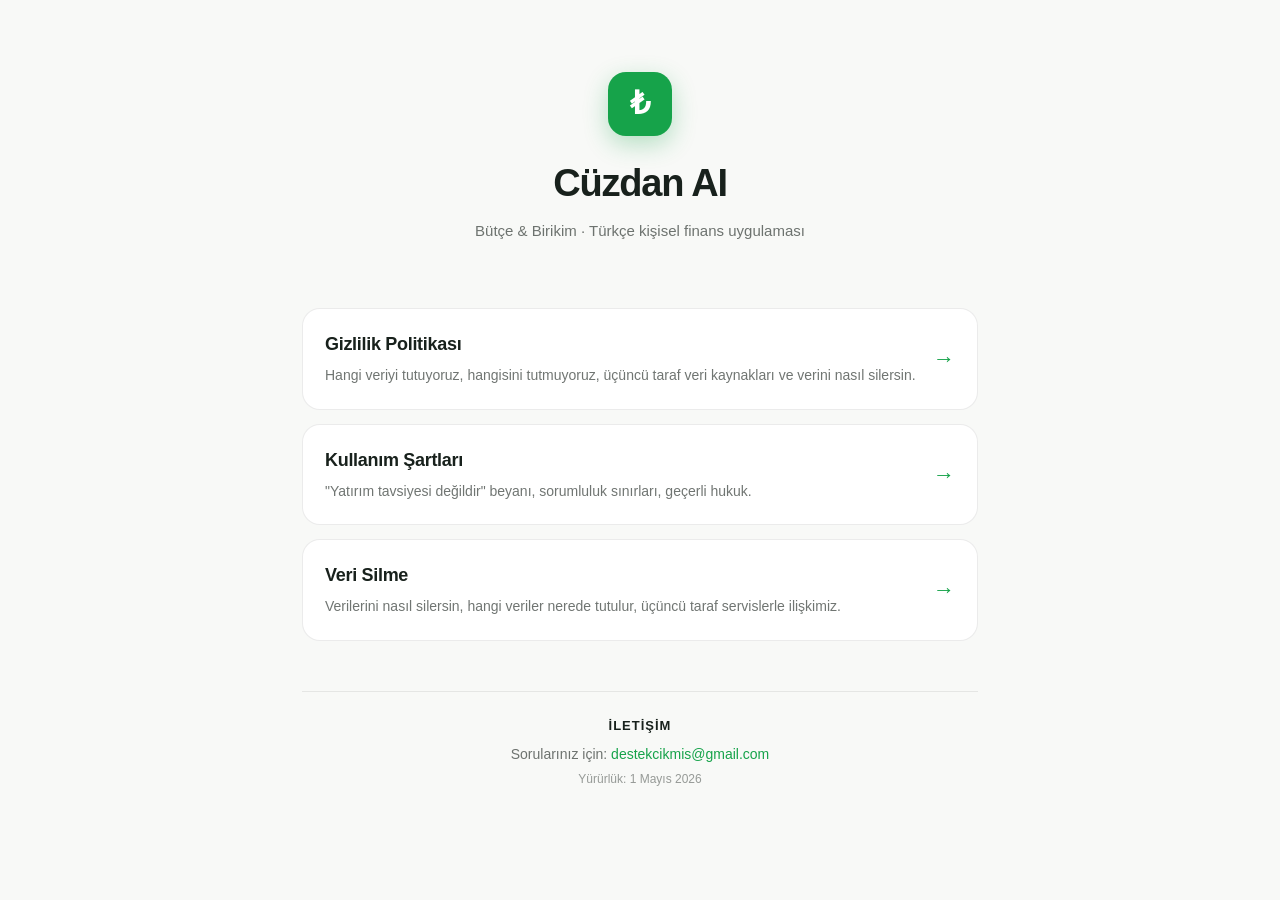
<file: index.html>
<!DOCTYPE html>
<html lang="tr">
<head>
  <meta charset="UTF-8">
  <meta name="viewport" content="width=device-width, initial-scale=1.0">
  <title>Cüzdan AI: Bütçe & Birikim — Yasal Bilgiler</title>
  <meta name="description" content="Cüzdan AI: Bütçe & Birikim uygulamasının gizlilik politikası ve kullanım şartları.">
  <link rel="stylesheet" href="style.css">
</head>
<body>
  <main class="container">
    <header class="hero">
      <div class="brand-dot">₺</div>
      <h1>Cüzdan AI</h1>
      <p class="tagline">Bütçe &amp; Birikim · Türkçe kişisel finans uygulaması</p>
    </header>

    <section class="links">
      <a class="card" href="privacy.html">
        <h2>Gizlilik Politikası</h2>
        <p>Hangi veriyi tutuyoruz, hangisini tutmuyoruz, üçüncü taraf veri kaynakları ve verini nasıl silersin.</p>
        <span class="arrow">→</span>
      </a>
      <a class="card" href="terms.html">
        <h2>Kullanım Şartları</h2>
        <p>"Yatırım tavsiyesi değildir" beyanı, sorumluluk sınırları, geçerli hukuk.</p>
        <span class="arrow">→</span>
      </a>
      <a class="card" href="data-deletion.html">
        <h2>Veri Silme</h2>
        <p>Verilerini nasıl silersin, hangi veriler nerede tutulur, üçüncü taraf servislerle ilişkimiz.</p>
        <span class="arrow">→</span>
      </a>
    </section>

    <section class="contact">
      <h3>İletişim</h3>
      <p>Sorularınız için: <a href="mailto:destekcikmis@gmail.com">destekcikmis@gmail.com</a></p>
      <p class="version">Yürürlük: 1 Mayıs 2026</p>
    </section>
  </main>
</body>
</html>
</file>
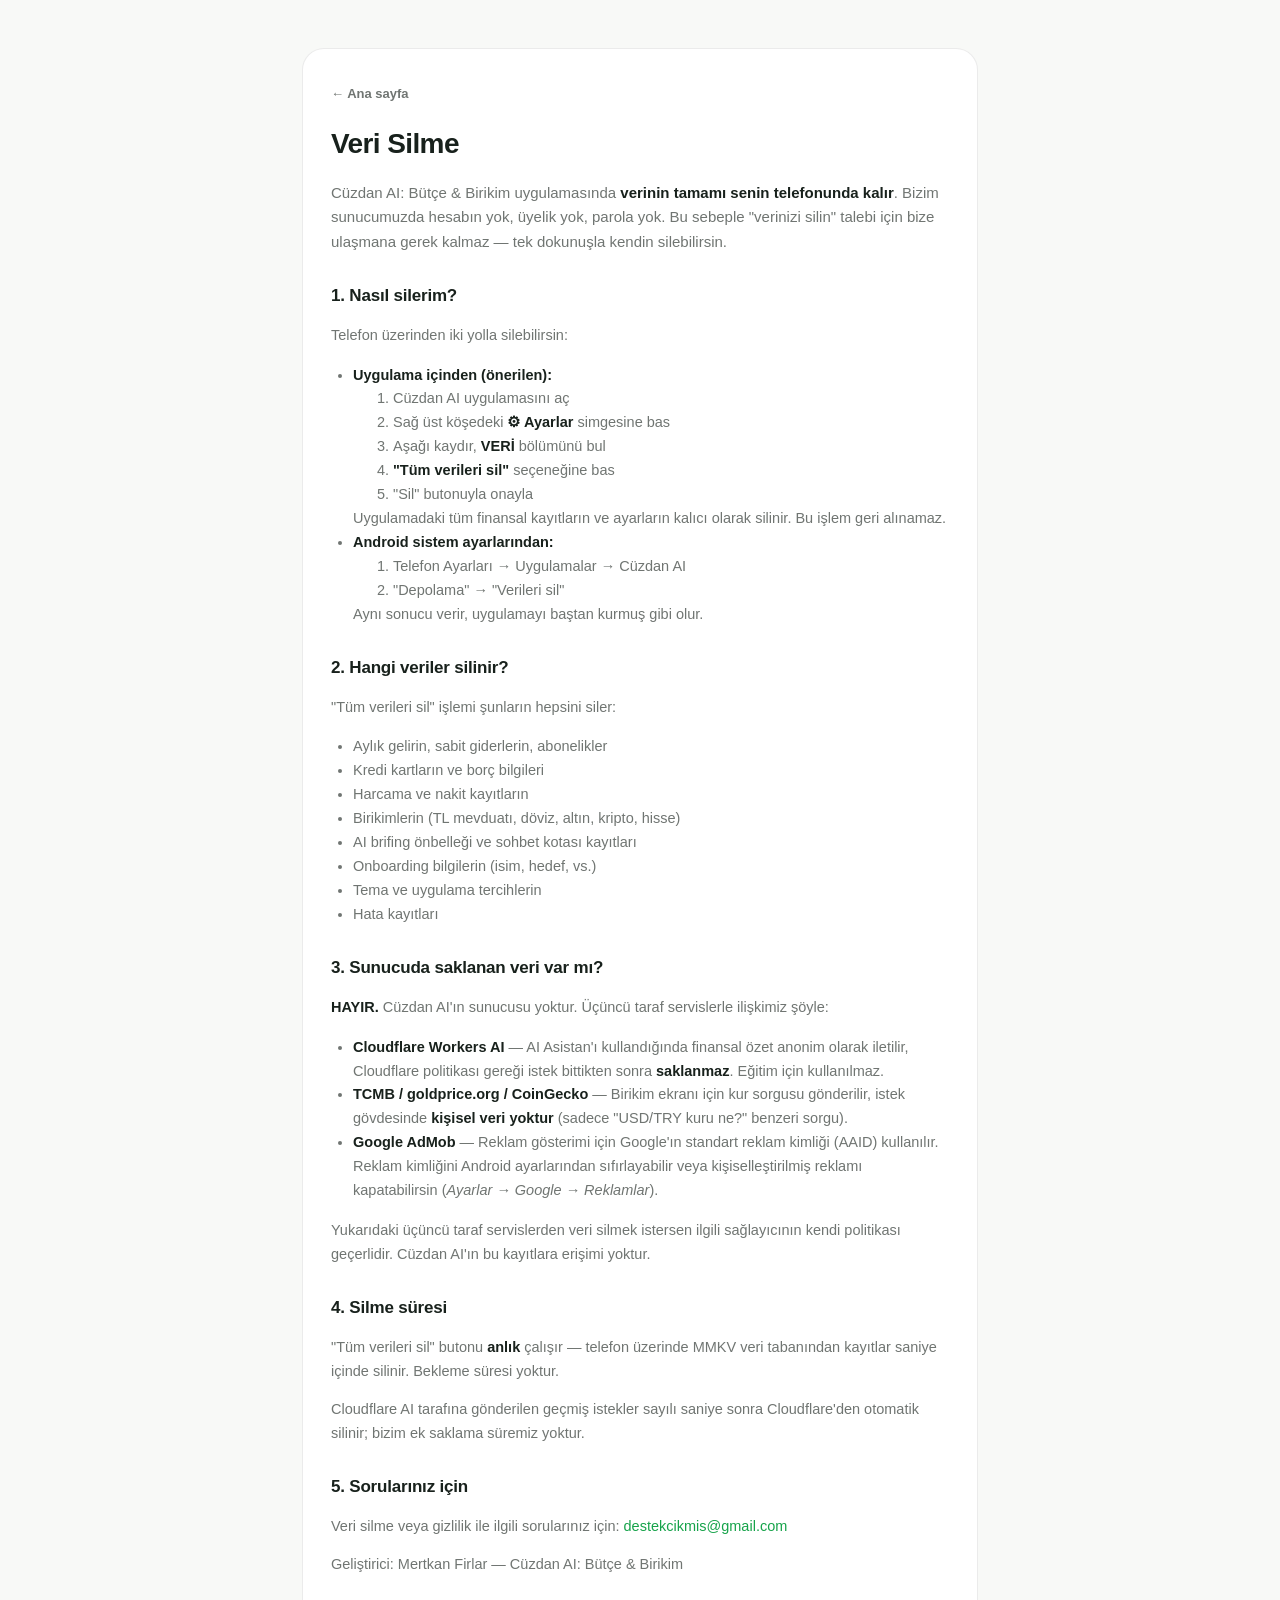
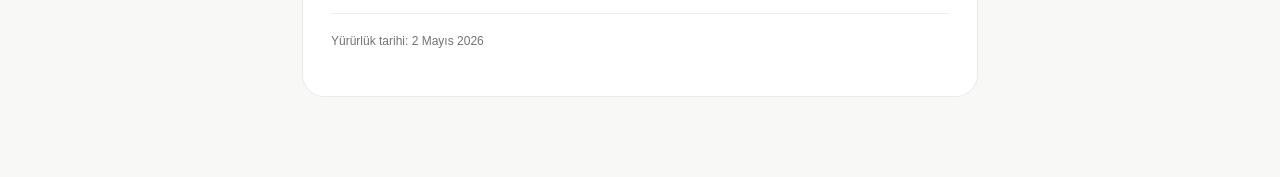
<file: data-deletion.html>
<!DOCTYPE html>
<html lang="tr">
<head>
  <meta charset="UTF-8">
  <meta name="viewport" content="width=device-width, initial-scale=1.0">
  <title>Veri Silme — Cüzdan AI: Bütçe & Birikim</title>
  <link rel="stylesheet" href="style.css">
</head>
<body>
  <main class="container">
    <article class="doc">
      <a href="index.html" class="doc-back">← Ana sayfa</a>
      <h1>Veri Silme</h1>
      <p class="lead">
        Cüzdan AI: Bütçe &amp; Birikim uygulamasında <strong>verinin tamamı senin
        telefonunda kalır</strong>. Bizim sunucumuzda hesabın yok, üyelik yok, parola
        yok. Bu sebeple "verinizi silin" talebi için bize ulaşmana gerek
        kalmaz — tek dokunuşla kendin silebilirsin.
      </p>

      <h2>1. Nasıl silerim?</h2>
      <p>Telefon üzerinden iki yolla silebilirsin:</p>
      <ul>
        <li>
          <strong>Uygulama içinden (önerilen):</strong>
          <ol>
            <li>Cüzdan AI uygulamasını aç</li>
            <li>Sağ üst köşedeki <strong>⚙ Ayarlar</strong> simgesine bas</li>
            <li>Aşağı kaydır, <strong>VERİ</strong> bölümünü bul</li>
            <li><strong>"Tüm verileri sil"</strong> seçeneğine bas</li>
            <li>"Sil" butonuyla onayla</li>
          </ol>
          Uygulamadaki tüm finansal kayıtların ve ayarların kalıcı olarak silinir.
          Bu işlem geri alınamaz.
        </li>
        <li>
          <strong>Android sistem ayarlarından:</strong>
          <ol>
            <li>Telefon Ayarları → Uygulamalar → Cüzdan AI</li>
            <li>"Depolama" → "Verileri sil"</li>
          </ol>
          Aynı sonucu verir, uygulamayı baştan kurmuş gibi olur.
        </li>
      </ul>

      <h2>2. Hangi veriler silinir?</h2>
      <p>"Tüm verileri sil" işlemi şunların hepsini siler:</p>
      <ul>
        <li>Aylık gelirin, sabit giderlerin, abonelikler</li>
        <li>Kredi kartların ve borç bilgileri</li>
        <li>Harcama ve nakit kayıtların</li>
        <li>Birikimlerin (TL mevduatı, döviz, altın, kripto, hisse)</li>
        <li>AI brifing önbelleği ve sohbet kotası kayıtları</li>
        <li>Onboarding bilgilerin (isim, hedef, vs.)</li>
        <li>Tema ve uygulama tercihlerin</li>
        <li>Hata kayıtları</li>
      </ul>

      <h2>3. Sunucuda saklanan veri var mı?</h2>
      <p>
        <strong>HAYIR.</strong> Cüzdan AI'ın sunucusu yoktur. Üçüncü taraf
        servislerle ilişkimiz şöyle:
      </p>
      <ul>
        <li>
          <strong>Cloudflare Workers AI</strong> — AI Asistan'ı kullandığında
          finansal özet anonim olarak iletilir, Cloudflare politikası gereği
          istek bittikten sonra <strong>saklanmaz</strong>. Eğitim için
          kullanılmaz.
        </li>
        <li>
          <strong>TCMB / goldprice.org / CoinGecko</strong> — Birikim ekranı
          için kur sorgusu gönderilir, istek gövdesinde
          <strong>kişisel veri yoktur</strong> (sadece "USD/TRY kuru ne?"
          benzeri sorgu).
        </li>
        <li>
          <strong>Google AdMob</strong> — Reklam gösterimi için Google'ın
          standart reklam kimliği (AAID) kullanılır. Reklam kimliğini Android
          ayarlarından sıfırlayabilir veya kişiselleştirilmiş reklamı
          kapatabilirsin (<em>Ayarlar → Google → Reklamlar</em>).
        </li>
      </ul>
      <p>
        Yukarıdaki üçüncü taraf servislerden veri silmek istersen ilgili
        sağlayıcının kendi politikası geçerlidir. Cüzdan AI'ın bu kayıtlara
        erişimi yoktur.
      </p>

      <h2>4. Silme süresi</h2>
      <p>
        "Tüm verileri sil" butonu <strong>anlık</strong> çalışır — telefon
        üzerinde MMKV veri tabanından kayıtlar saniye içinde silinir. Bekleme
        süresi yoktur.
      </p>
      <p>
        Cloudflare AI tarafına gönderilen geçmiş istekler sayılı saniye sonra
        Cloudflare'den otomatik silinir; bizim ek saklama süremiz yoktur.
      </p>

      <h2>5. Sorularınız için</h2>
      <p>
        Veri silme veya gizlilik ile ilgili sorularınız için:
        <a href="mailto:destekcikmis@gmail.com">destekcikmis@gmail.com</a>
      </p>
      <p>
        Geliştirici: Mertkan Firlar — Cüzdan AI: Bütçe &amp; Birikim
      </p>

      <p class="updated">Yürürlük tarihi: 2 Mayıs 2026</p>
    </article>
  </main>
</body>
</html>
</file>
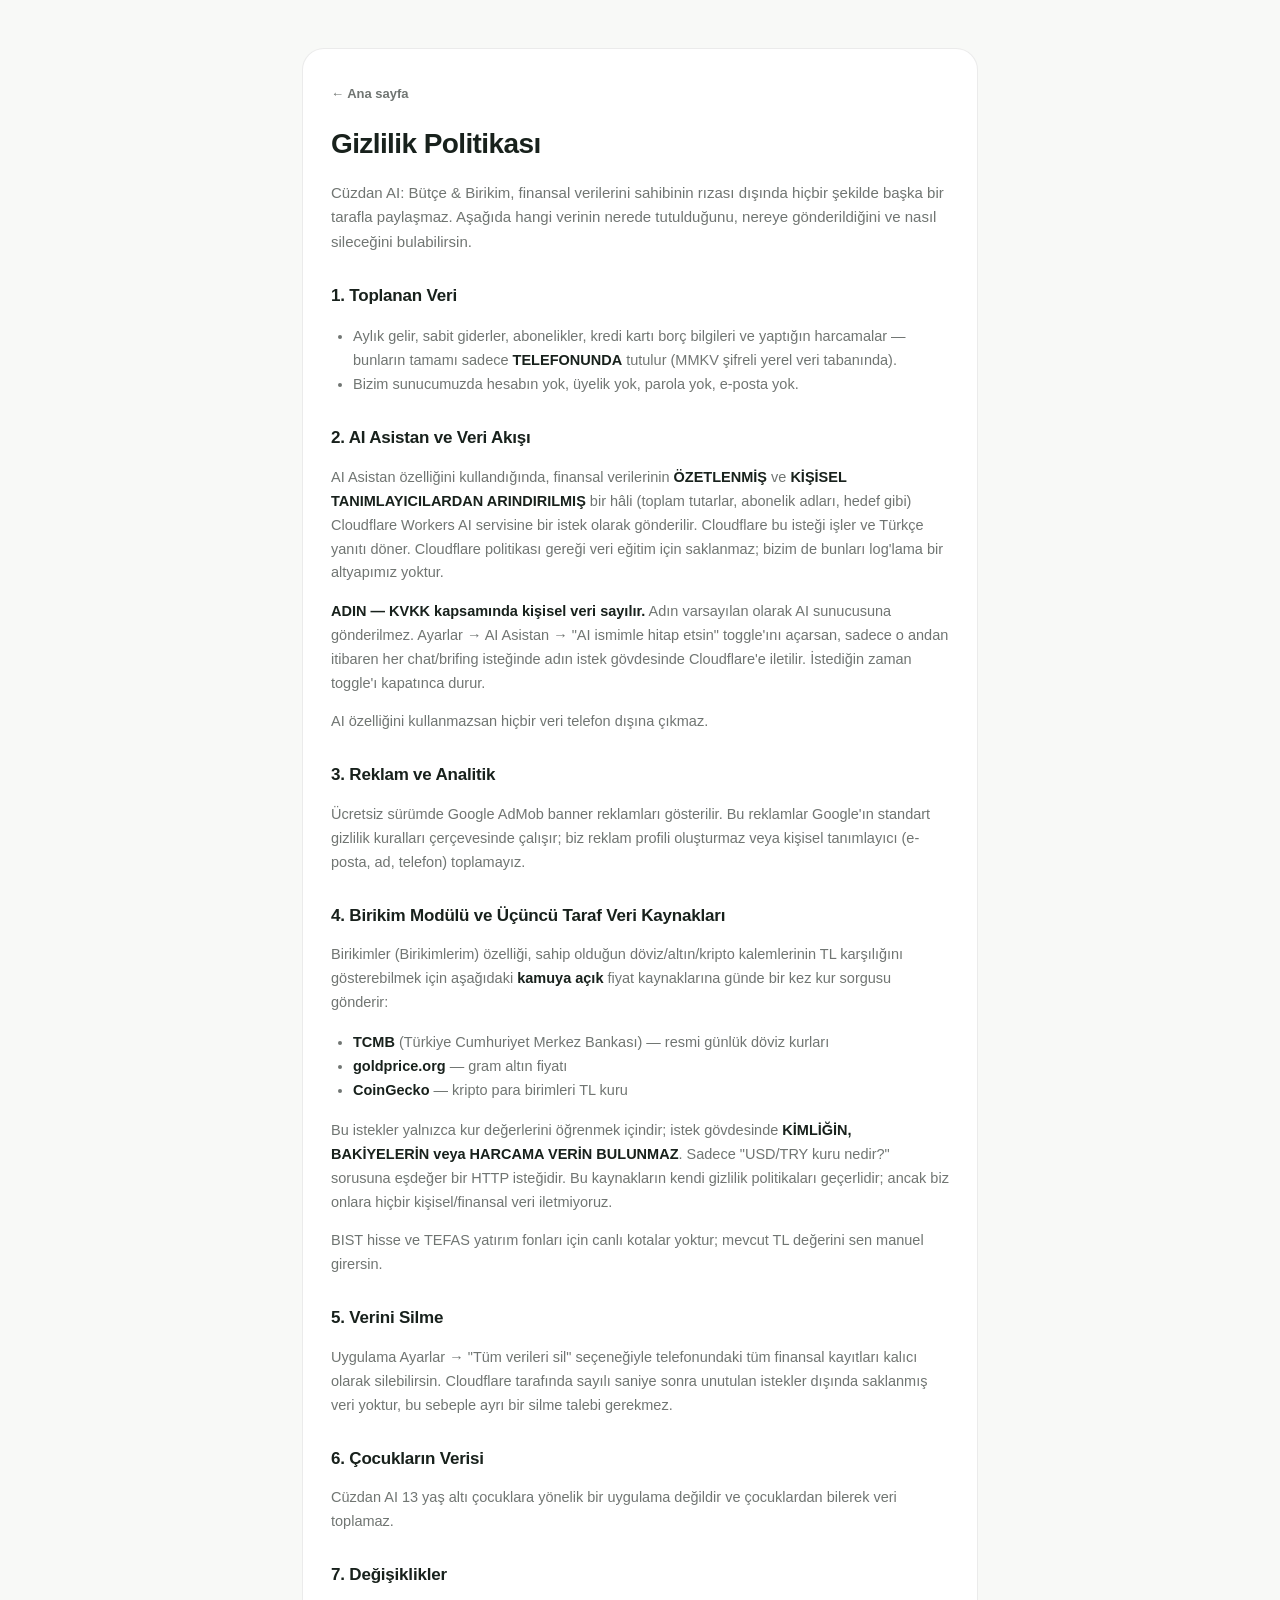
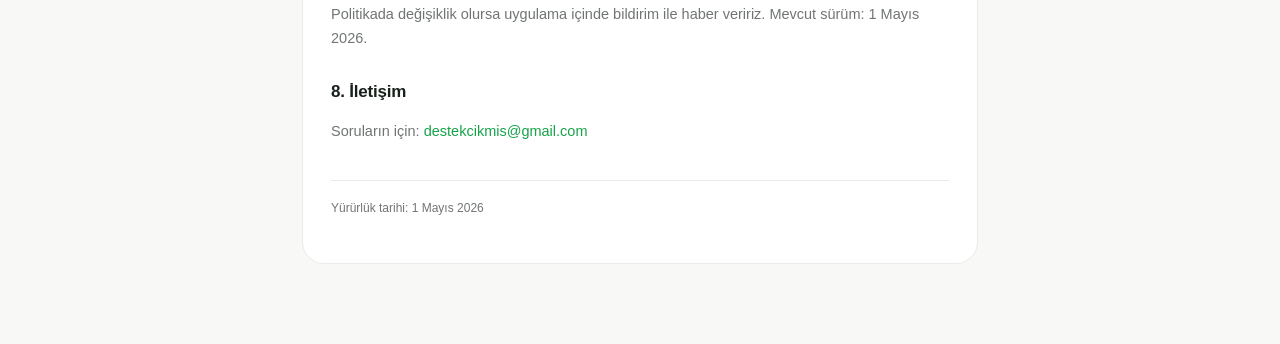
<file: privacy.html>
<!DOCTYPE html>
<html lang="tr">
<head>
  <meta charset="UTF-8">
  <meta name="viewport" content="width=device-width, initial-scale=1.0">
  <title>Gizlilik Politikası — Cüzdan AI: Bütçe & Birikim</title>
  <link rel="stylesheet" href="style.css">
</head>
<body>
  <main class="container">
    <article class="doc">
      <a href="index.html" class="doc-back">← Ana sayfa</a>
      <h1>Gizlilik Politikası</h1>
      <p class="lead">
        Cüzdan AI: Bütçe &amp; Birikim, finansal verilerini sahibinin rızası dışında hiçbir
        şekilde başka bir tarafla paylaşmaz. Aşağıda hangi verinin nerede tutulduğunu,
        nereye gönderildiğini ve nasıl sileceğini bulabilirsin.
      </p>

      <h2>1. Toplanan Veri</h2>
      <ul>
        <li>Aylık gelir, sabit giderler, abonelikler, kredi kartı borç bilgileri ve
          yaptığın harcamalar — bunların tamamı sadece <strong>TELEFONUNDA</strong>
          tutulur (MMKV şifreli yerel veri tabanında).</li>
        <li>Bizim sunucumuzda hesabın yok, üyelik yok, parola yok, e-posta yok.</li>
      </ul>

      <h2>2. AI Asistan ve Veri Akışı</h2>
      <p>
        AI Asistan özelliğini kullandığında, finansal verilerinin <strong>ÖZETLENMİŞ</strong>
        ve <strong>KİŞİSEL TANIMLAYICILARDAN ARINDIRILMIŞ</strong> bir hâli (toplam tutarlar,
        abonelik adları, hedef gibi) Cloudflare Workers AI servisine bir istek olarak
        gönderilir. Cloudflare bu isteği işler ve Türkçe yanıtı döner. Cloudflare politikası
        gereği veri eğitim için saklanmaz; bizim de bunları log'lama bir altyapımız yoktur.
      </p>
      <p>
        <strong>ADIN — KVKK kapsamında kişisel veri sayılır.</strong> Adın varsayılan olarak
        AI sunucusuna gönderilmez. Ayarlar → AI Asistan → "AI ismimle hitap etsin"
        toggle'ını açarsan, sadece o andan itibaren her chat/brifing isteğinde adın istek
        gövdesinde Cloudflare'e iletilir. İstediğin zaman toggle'ı kapatınca durur.
      </p>
      <p>AI özelliğini kullanmazsan hiçbir veri telefon dışına çıkmaz.</p>

      <h2>3. Reklam ve Analitik</h2>
      <p>
        Ücretsiz sürümde Google AdMob banner reklamları gösterilir. Bu reklamlar Google'ın
        standart gizlilik kuralları çerçevesinde çalışır; biz reklam profili oluşturmaz veya
        kişisel tanımlayıcı (e-posta, ad, telefon) toplamayız.
      </p>

      <h2>4. Birikim Modülü ve Üçüncü Taraf Veri Kaynakları</h2>
      <p>
        Birikimler (Birikimlerim) özelliği, sahip olduğun döviz/altın/kripto kalemlerinin TL
        karşılığını gösterebilmek için aşağıdaki <strong>kamuya açık</strong> fiyat
        kaynaklarına günde bir kez kur sorgusu gönderir:
      </p>
      <ul>
        <li><strong>TCMB</strong> (Türkiye Cumhuriyet Merkez Bankası) — resmi günlük döviz kurları</li>
        <li><strong>goldprice.org</strong> — gram altın fiyatı</li>
        <li><strong>CoinGecko</strong> — kripto para birimleri TL kuru</li>
      </ul>
      <p>
        Bu istekler yalnızca kur değerlerini öğrenmek içindir; istek gövdesinde
        <strong>KİMLİĞİN, BAKİYELERİN veya HARCAMA VERİN BULUNMAZ</strong>. Sadece
        "USD/TRY kuru nedir?" sorusuna eşdeğer bir HTTP isteğidir. Bu kaynakların
        kendi gizlilik politikaları geçerlidir; ancak biz onlara hiçbir kişisel/finansal
        veri iletmiyoruz.
      </p>
      <p>
        BIST hisse ve TEFAS yatırım fonları için canlı kotalar yoktur; mevcut TL değerini
        sen manuel girersin.
      </p>

      <h2>5. Verini Silme</h2>
      <p>
        Uygulama Ayarlar → "Tüm verileri sil" seçeneğiyle telefonundaki tüm finansal
        kayıtları kalıcı olarak silebilirsin. Cloudflare tarafında sayılı saniye sonra
        unutulan istekler dışında saklanmış veri yoktur, bu sebeple ayrı bir silme talebi
        gerekmez.
      </p>

      <h2>6. Çocukların Verisi</h2>
      <p>
        Cüzdan AI 13 yaş altı çocuklara yönelik bir uygulama değildir ve çocuklardan
        bilerek veri toplamaz.
      </p>

      <h2>7. Değişiklikler</h2>
      <p>
        Politikada değişiklik olursa uygulama içinde bildirim ile haber veririz.
        Mevcut sürüm: 1 Mayıs 2026.
      </p>

      <h2>8. İletişim</h2>
      <p>Soruların için: <a href="mailto:destekcikmis@gmail.com">destekcikmis@gmail.com</a></p>

      <p class="updated">Yürürlük tarihi: 1 Mayıs 2026</p>
    </article>
  </main>
</body>
</html>
</file>
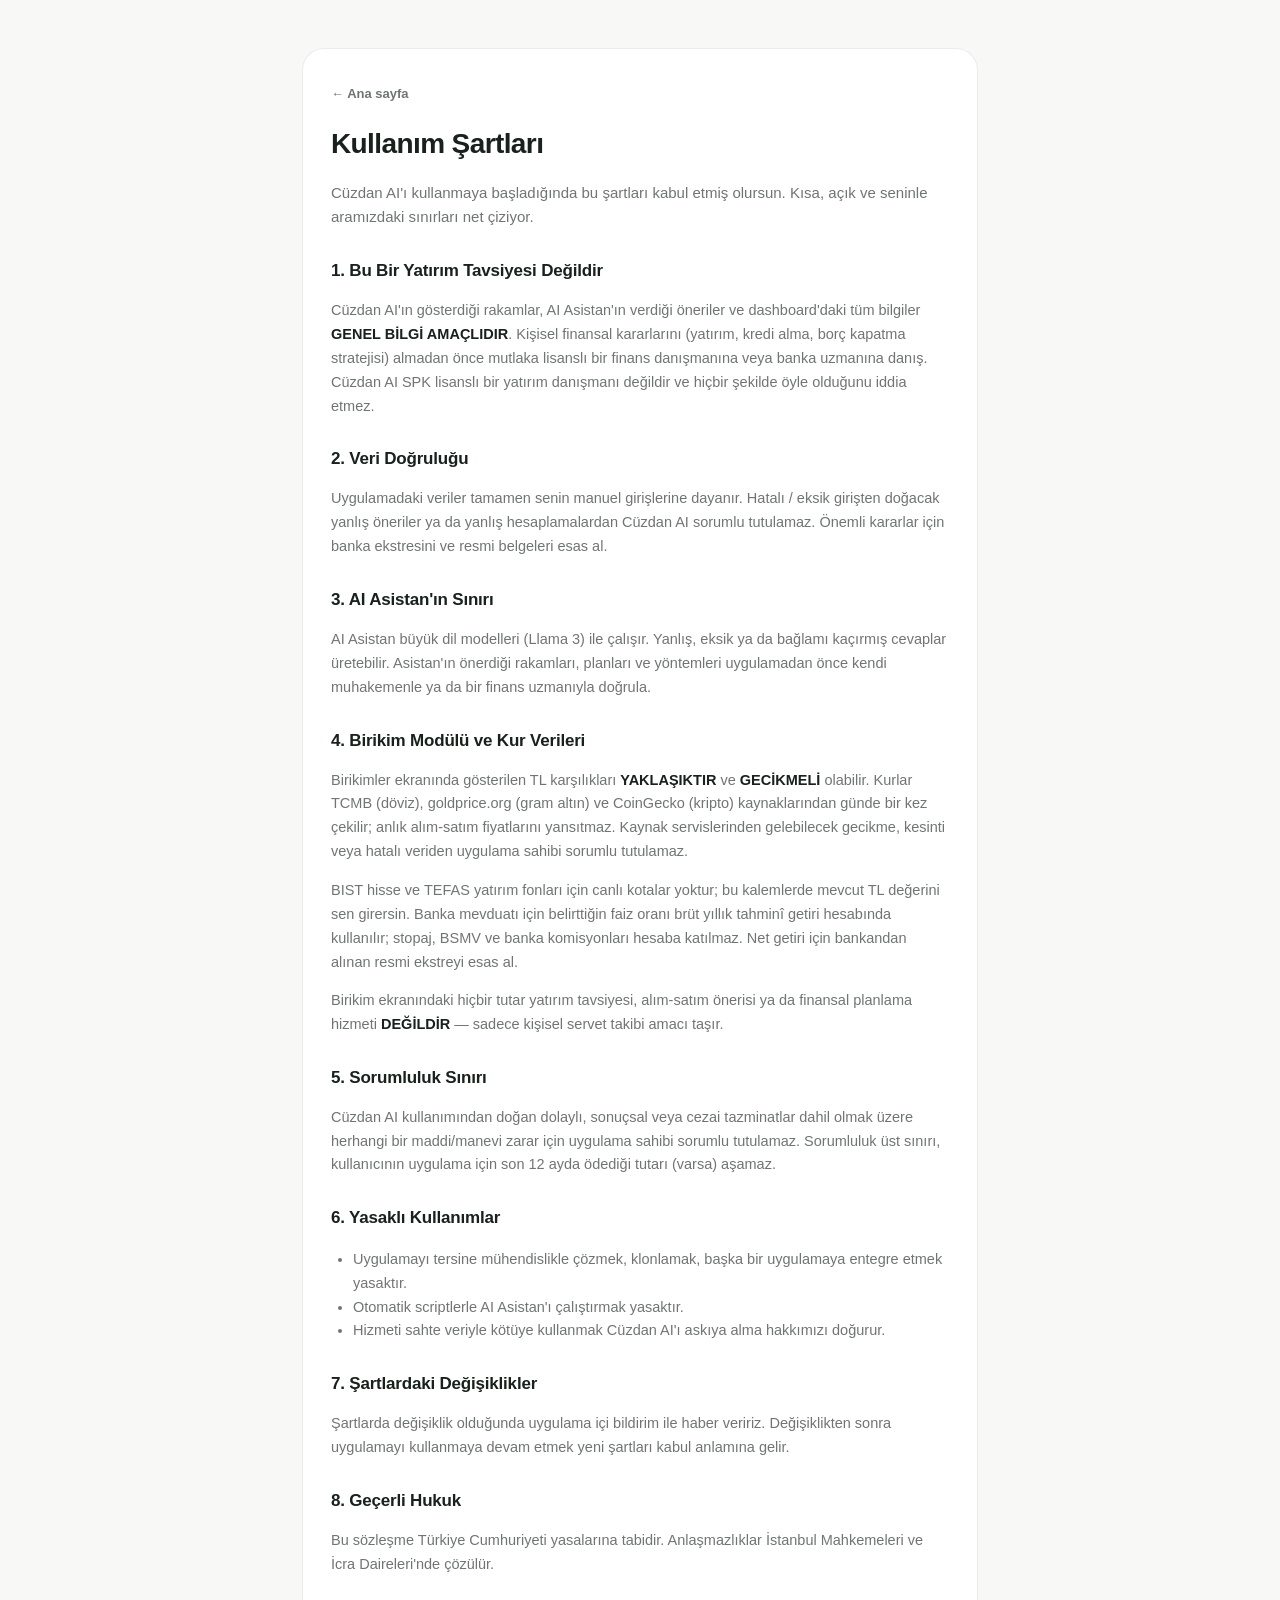
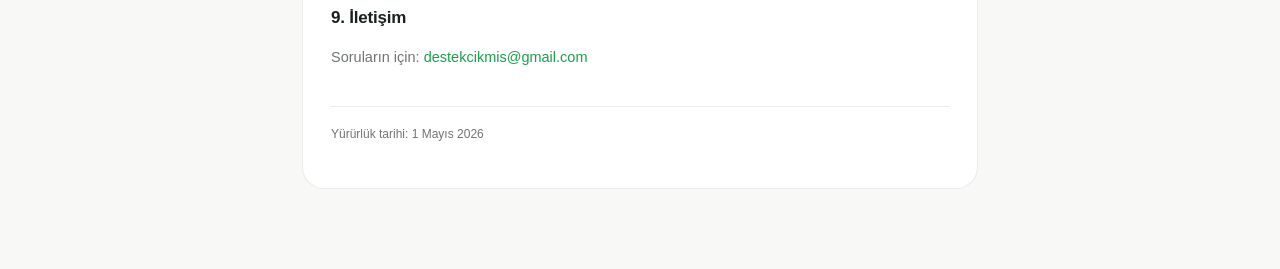
<file: terms.html>
<!DOCTYPE html>
<html lang="tr">
<head>
  <meta charset="UTF-8">
  <meta name="viewport" content="width=device-width, initial-scale=1.0">
  <title>Kullanım Şartları — Cüzdan AI: Bütçe & Birikim</title>
  <link rel="stylesheet" href="style.css">
</head>
<body>
  <main class="container">
    <article class="doc">
      <a href="index.html" class="doc-back">← Ana sayfa</a>
      <h1>Kullanım Şartları</h1>
      <p class="lead">
        Cüzdan AI'ı kullanmaya başladığında bu şartları kabul etmiş olursun.
        Kısa, açık ve seninle aramızdaki sınırları net çiziyor.
      </p>

      <h2>1. Bu Bir Yatırım Tavsiyesi Değildir</h2>
      <p>
        Cüzdan AI'ın gösterdiği rakamlar, AI Asistan'ın verdiği öneriler ve dashboard'daki
        tüm bilgiler <strong>GENEL BİLGİ AMAÇLIDIR</strong>. Kişisel finansal kararlarını
        (yatırım, kredi alma, borç kapatma stratejisi) almadan önce mutlaka lisanslı bir
        finans danışmanına veya banka uzmanına danış. Cüzdan AI SPK lisanslı bir yatırım
        danışmanı değildir ve hiçbir şekilde öyle olduğunu iddia etmez.
      </p>

      <h2>2. Veri Doğruluğu</h2>
      <p>
        Uygulamadaki veriler tamamen senin manuel girişlerine dayanır. Hatalı / eksik
        girişten doğacak yanlış öneriler ya da yanlış hesaplamalardan Cüzdan AI sorumlu
        tutulamaz. Önemli kararlar için banka ekstresini ve resmi belgeleri esas al.
      </p>

      <h2>3. AI Asistan'ın Sınırı</h2>
      <p>
        AI Asistan büyük dil modelleri (Llama 3) ile çalışır. Yanlış, eksik ya da bağlamı
        kaçırmış cevaplar üretebilir. Asistan'ın önerdiği rakamları, planları ve yöntemleri
        uygulamadan önce kendi muhakemenle ya da bir finans uzmanıyla doğrula.
      </p>

      <h2>4. Birikim Modülü ve Kur Verileri</h2>
      <p>
        Birikimler ekranında gösterilen TL karşılıkları <strong>YAKLAŞIKTIR</strong> ve
        <strong>GECİKMELİ</strong> olabilir. Kurlar TCMB (döviz), goldprice.org (gram altın)
        ve CoinGecko (kripto) kaynaklarından günde bir kez çekilir; anlık alım-satım
        fiyatlarını yansıtmaz. Kaynak servislerinden gelebilecek gecikme, kesinti veya
        hatalı veriden uygulama sahibi sorumlu tutulamaz.
      </p>
      <p>
        BIST hisse ve TEFAS yatırım fonları için canlı kotalar yoktur; bu kalemlerde mevcut
        TL değerini sen girersin. Banka mevduatı için belirttiğin faiz oranı brüt yıllık
        tahminî getiri hesabında kullanılır; stopaj, BSMV ve banka komisyonları hesaba
        katılmaz. Net getiri için bankandan alınan resmi ekstreyi esas al.
      </p>
      <p>
        Birikim ekranındaki hiçbir tutar yatırım tavsiyesi, alım-satım önerisi ya da finansal
        planlama hizmeti <strong>DEĞİLDİR</strong> — sadece kişisel servet takibi amacı taşır.
      </p>

      <h2>5. Sorumluluk Sınırı</h2>
      <p>
        Cüzdan AI kullanımından doğan dolaylı, sonuçsal veya cezai tazminatlar dahil olmak
        üzere herhangi bir maddi/manevi zarar için uygulama sahibi sorumlu tutulamaz.
        Sorumluluk üst sınırı, kullanıcının uygulama için son 12 ayda ödediği tutarı (varsa)
        aşamaz.
      </p>

      <h2>6. Yasaklı Kullanımlar</h2>
      <ul>
        <li>Uygulamayı tersine mühendislikle çözmek, klonlamak, başka bir uygulamaya entegre
          etmek yasaktır.</li>
        <li>Otomatik scriptlerle AI Asistan'ı çalıştırmak yasaktır.</li>
        <li>Hizmeti sahte veriyle kötüye kullanmak Cüzdan AI'ı askıya alma hakkımızı doğurur.</li>
      </ul>

      <h2>7. Şartlardaki Değişiklikler</h2>
      <p>
        Şartlarda değişiklik olduğunda uygulama içi bildirim ile haber veririz. Değişiklikten
        sonra uygulamayı kullanmaya devam etmek yeni şartları kabul anlamına gelir.
      </p>

      <h2>8. Geçerli Hukuk</h2>
      <p>
        Bu sözleşme Türkiye Cumhuriyeti yasalarına tabidir. Anlaşmazlıklar İstanbul
        Mahkemeleri ve İcra Daireleri'nde çözülür.
      </p>

      <h2>9. İletişim</h2>
      <p>Soruların için: <a href="mailto:destekcikmis@gmail.com">destekcikmis@gmail.com</a></p>

      <p class="updated">Yürürlük tarihi: 1 Mayıs 2026</p>
    </article>
  </main>
</body>
</html>
</file>
<file: style.css>
:root {
  --bg: #0F1410;
  --bg-elev: #161B17;
  --border: rgba(255, 255, 255, 0.08);
  --text: #ECEFEC;
  --text-muted: rgba(236, 239, 236, 0.62);
  --primary: #16A34A;
  --primary-deep: #0F7B36;
  --gold: #F59E0B;
  --danger: #EF4444;
}

@media (prefers-color-scheme: light) {
  :root {
    --bg: #F8F9F7;
    --bg-elev: #FFFFFF;
    --border: rgba(0, 0, 0, 0.08);
    --text: #18211C;
    --text-muted: rgba(24, 33, 28, 0.62);
  }
}

* { box-sizing: border-box; }

html, body {
  margin: 0;
  padding: 0;
  background: var(--bg);
  color: var(--text);
  font-family: -apple-system, BlinkMacSystemFont, 'Segoe UI', Roboto, 'Helvetica Neue', sans-serif;
  font-size: 16px;
  line-height: 1.55;
  -webkit-font-smoothing: antialiased;
}

a { color: var(--primary); text-decoration: none; }
a:hover { text-decoration: underline; }

.container {
  max-width: 720px;
  margin: 0 auto;
  padding: 48px 22px 80px;
}

/* Header */
.hero { text-align: center; padding: 24px 0 36px; }
.brand-dot {
  width: 64px; height: 64px;
  border-radius: 18px;
  background: var(--primary);
  margin: 0 auto 18px;
  display: flex; align-items: center; justify-content: center;
  color: #fff; font-size: 32px; font-weight: 900;
  box-shadow: 0 8px 24px rgba(22, 163, 74, 0.3);
}
.hero h1 { font-size: 38px; margin: 0 0 6px; letter-spacing: -1.2px; font-weight: 900; }
.tagline { color: var(--text-muted); margin: 0; font-size: 15px; }

/* Index page link cards */
.links { display: grid; gap: 14px; margin: 30px 0 50px; }
.card {
  display: block;
  padding: 22px;
  border-radius: 18px;
  background: var(--bg-elev);
  border: 1px solid var(--border);
  color: var(--text);
  transition: transform 0.12s ease, border-color 0.12s ease;
  position: relative;
}
.card:hover {
  text-decoration: none;
  transform: translateY(-2px);
  border-color: var(--primary);
}
.card h2 { margin: 0 0 6px; font-size: 18px; letter-spacing: -0.3px; }
.card p { margin: 0; color: var(--text-muted); font-size: 14px; padding-right: 28px; }
.card .arrow {
  position: absolute; right: 22px; top: 50%; transform: translateY(-50%);
  color: var(--primary); font-size: 22px; font-weight: 900;
}

/* Contact / footer */
.contact {
  text-align: center;
  padding: 24px 0;
  border-top: 1px solid var(--border);
  color: var(--text-muted);
  font-size: 14px;
}
.contact h3 { color: var(--text); font-size: 13px; letter-spacing: 1px; text-transform: uppercase; margin: 0 0 8px; }
.contact p { margin: 4px 0; }
.version { font-size: 12px; opacity: 0.7; margin-top: 12px; }

/* Document pages */
.doc {
  background: var(--bg-elev);
  border: 1px solid var(--border);
  border-radius: 22px;
  padding: 32px 28px;
}
.doc .doc-back {
  display: inline-block;
  color: var(--text-muted);
  font-size: 13px;
  margin-bottom: 18px;
  font-weight: 700;
}
.doc h1 {
  font-size: 28px;
  letter-spacing: -0.6px;
  margin: 0 0 6px;
}
.doc .lead {
  color: var(--text-muted);
  font-size: 15px;
  margin-bottom: 28px;
}
.doc h2 {
  font-size: 17px;
  margin: 28px 0 8px;
  color: var(--text);
  letter-spacing: -0.2px;
}
.doc p, .doc li { font-size: 14.5px; line-height: 1.65; color: var(--text-muted); }
.doc ul { padding-left: 22px; }
.doc strong { color: var(--text); }
.doc .updated {
  margin-top: 36px;
  padding-top: 18px;
  border-top: 1px solid var(--border);
  font-size: 12px;
  color: var(--text-muted);
}
</file>
